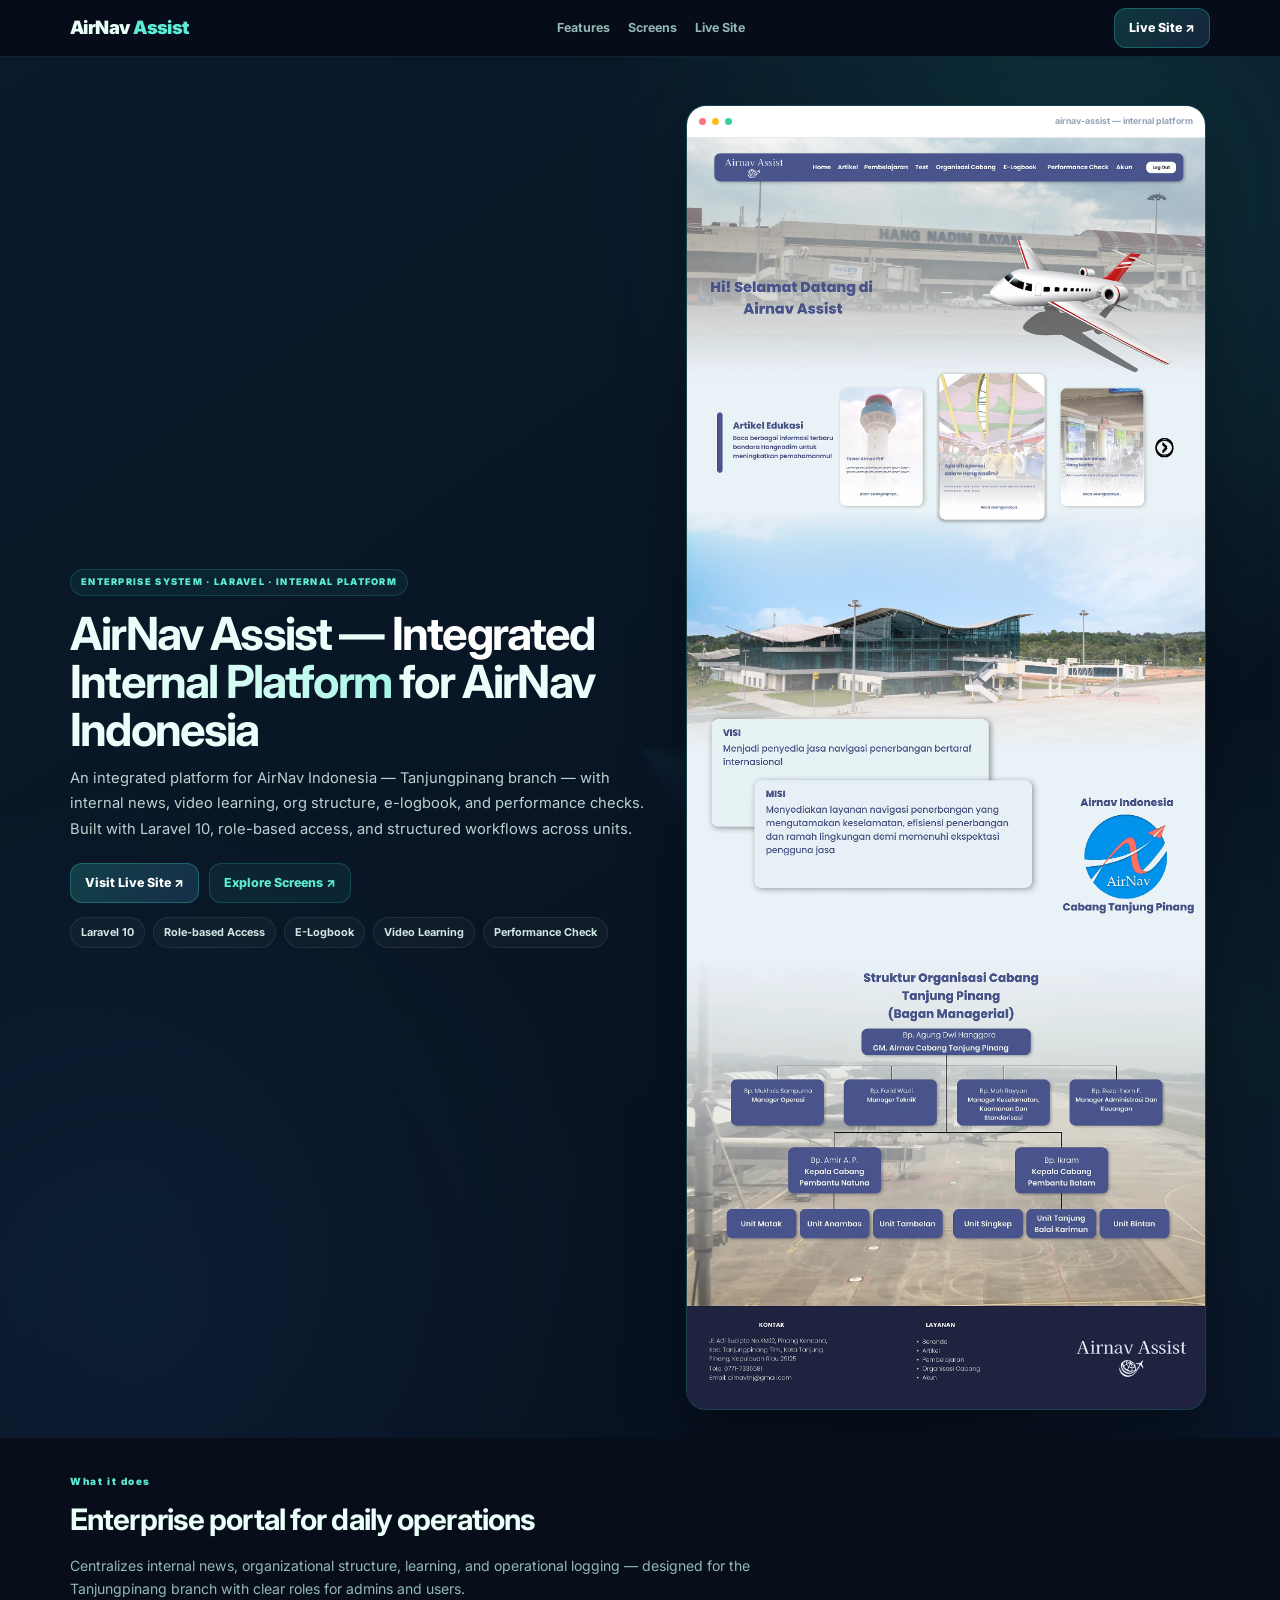
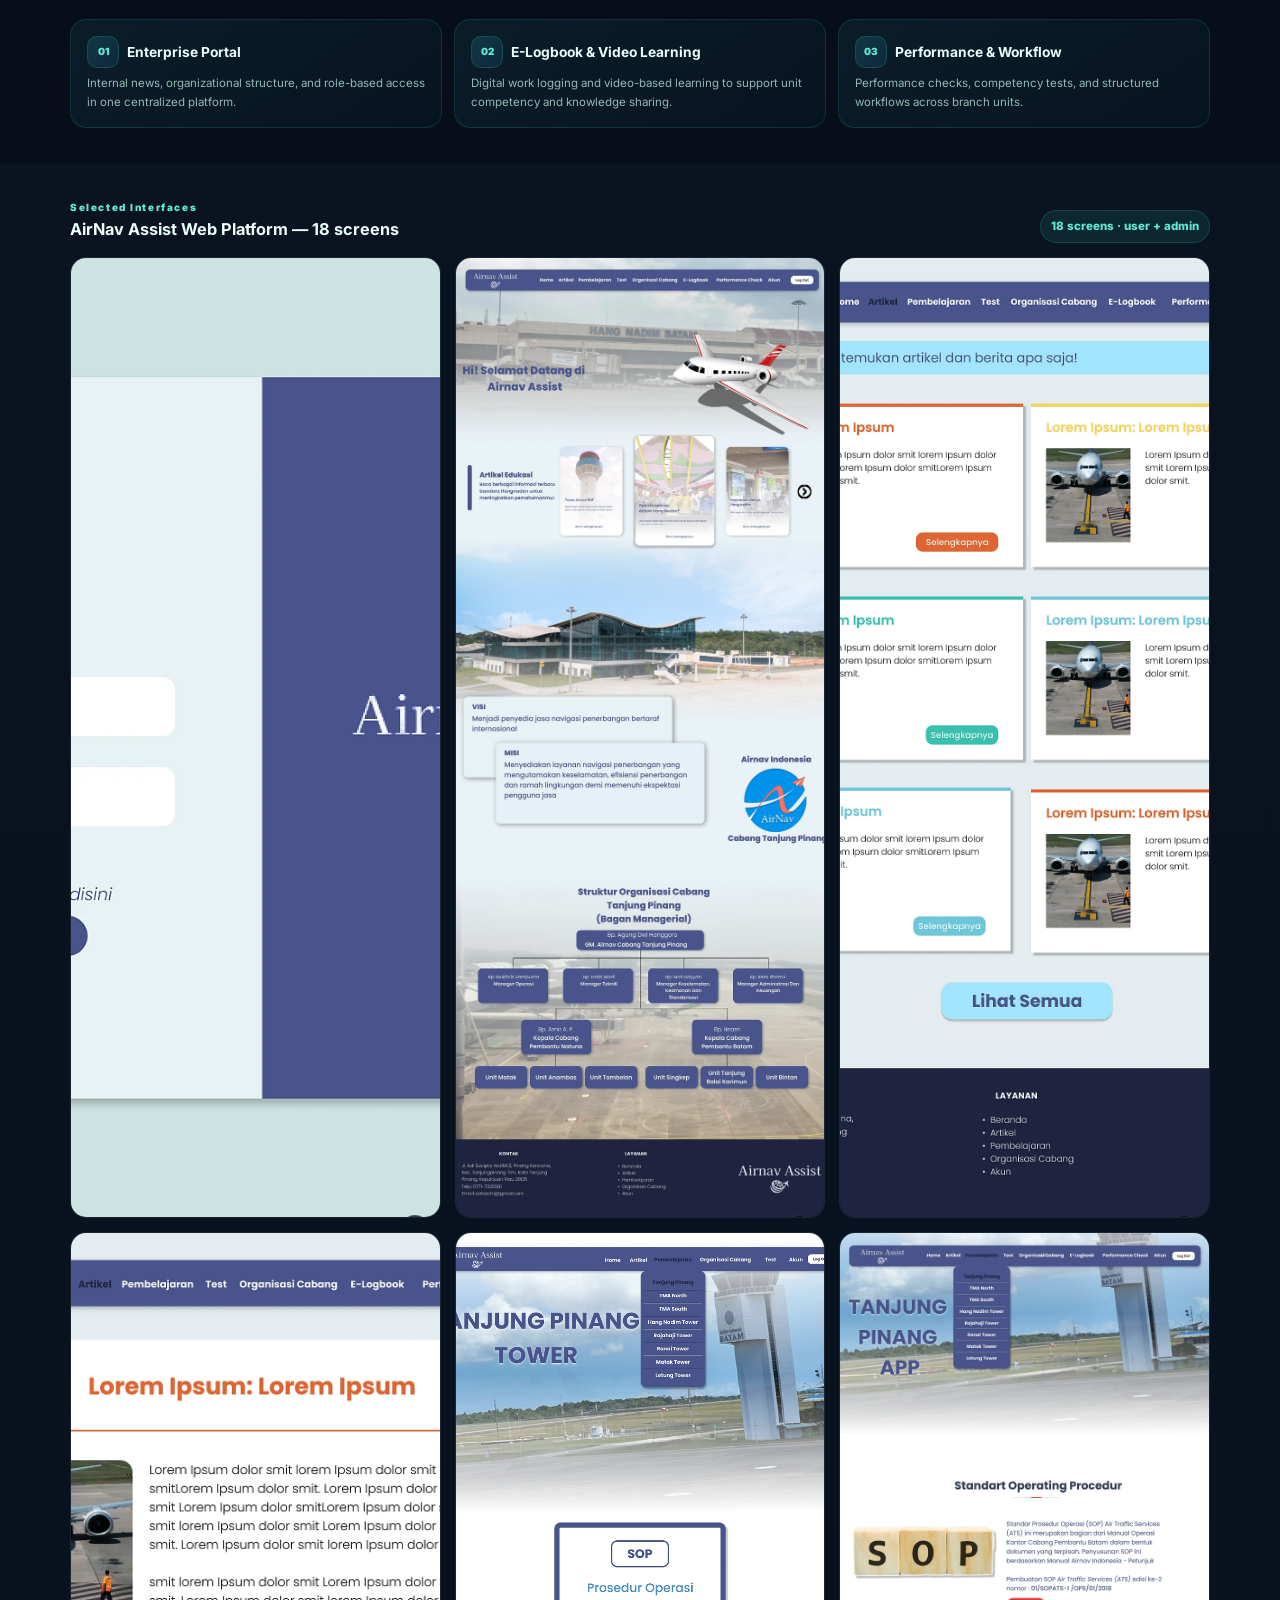
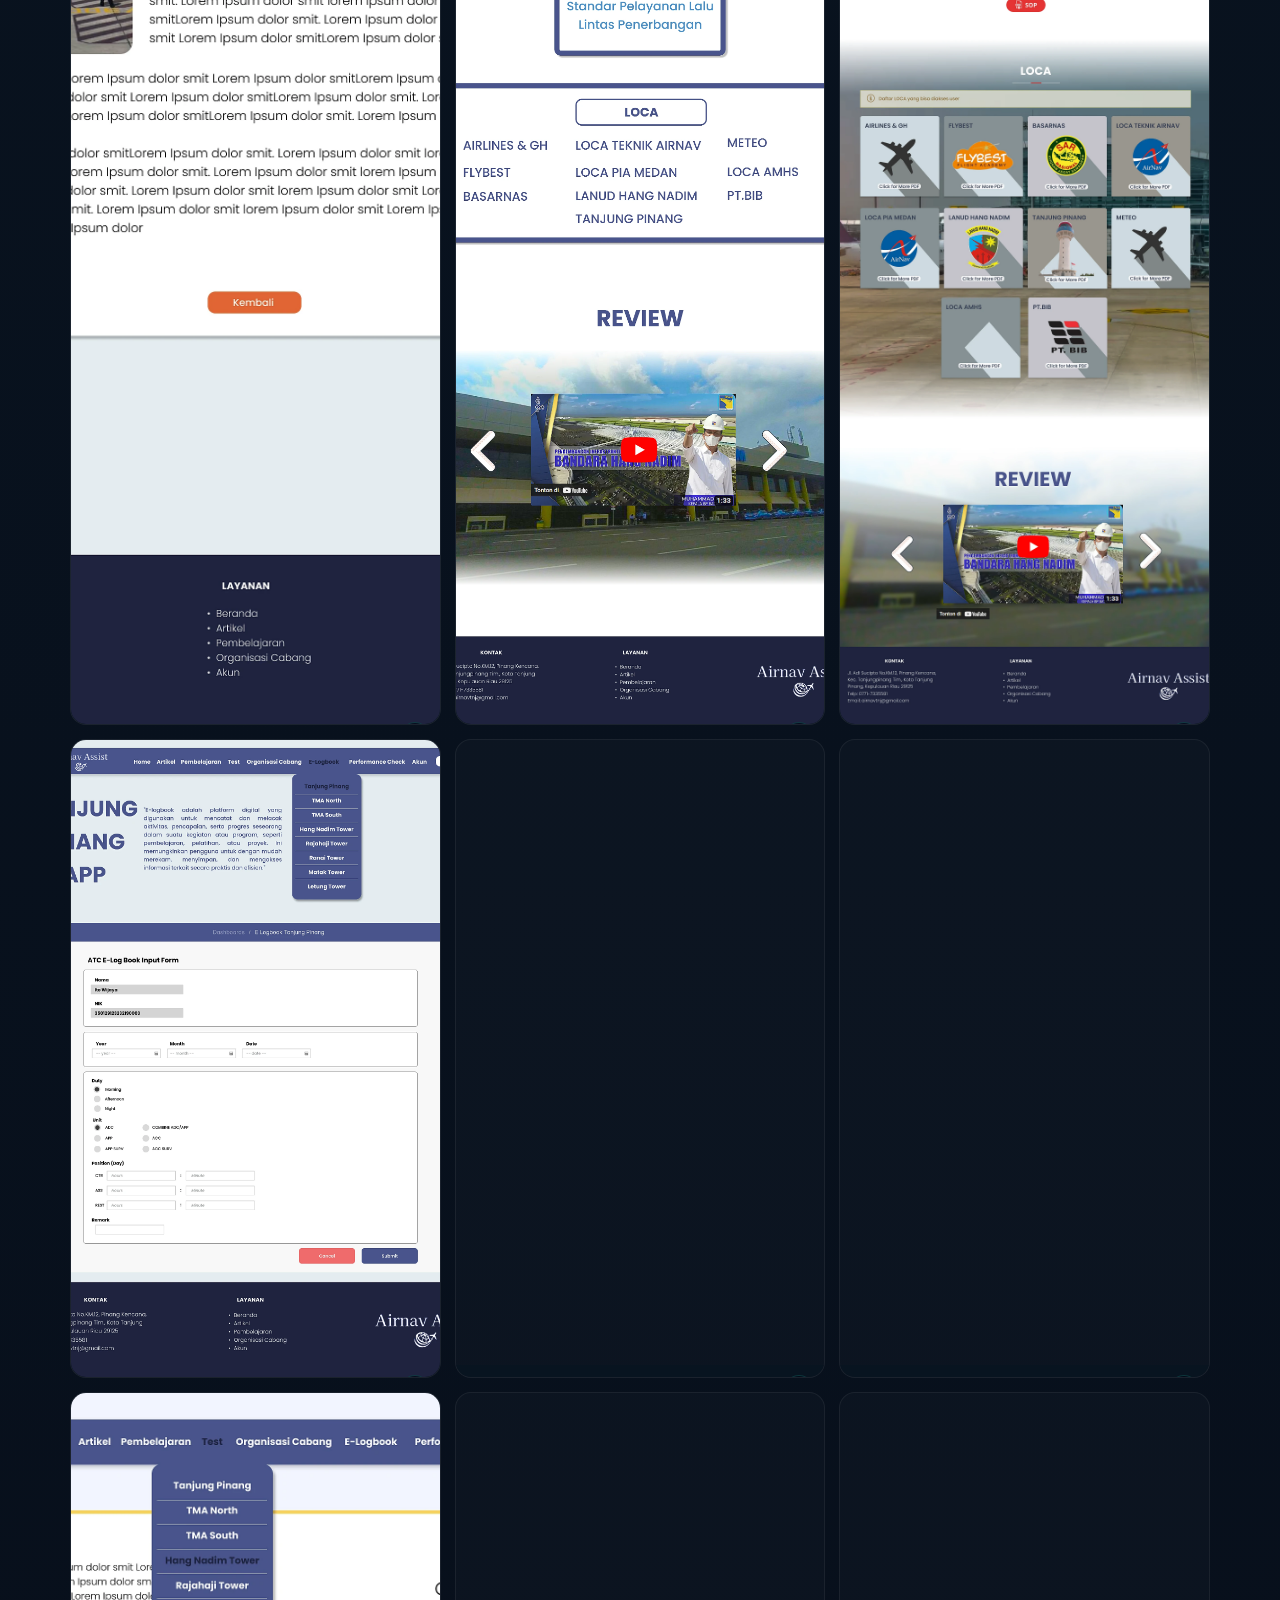
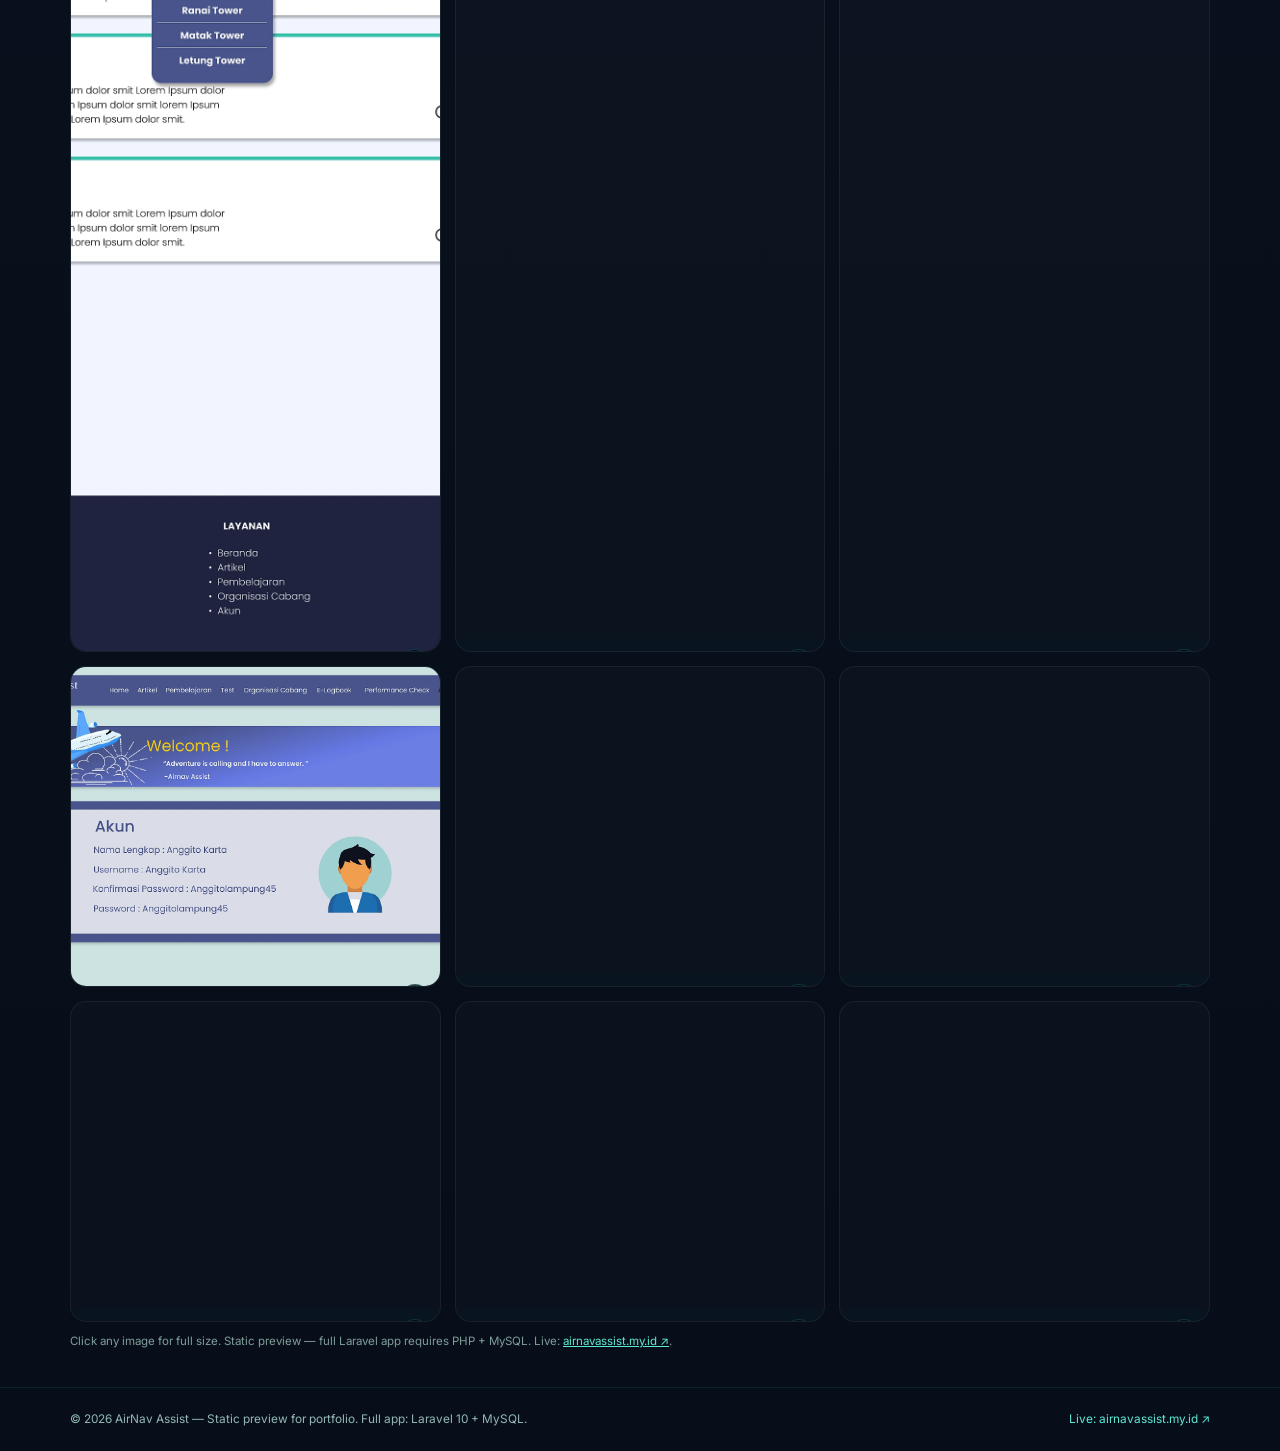
<file: airnav-preview/index.html>
<!DOCTYPE html>
<html lang="en">
<head>
<meta charset="UTF-8">
<meta name="viewport" content="width=device-width, initial-scale=1.0">
<title>AirNav Assist — Integrated Internal Platform for AirNav Indonesia</title>
<meta name="description" content="AirNav Assist — Integrated internal platform for AirNav Indonesia Tanjungpinang branch. Internal news, e-logbook, video learning, org structure & performance checks. Laravel enterprise system.">
<link rel="preconnect" href="https://fonts.googleapis.com">
<link rel="preconnect" href="https://fonts.gstatic.com" crossorigin>
<link href="https://fonts.googleapis.com/css2?family=Inter:wght@400;500;600;700;800;900&display=swap" rel="stylesheet">
<style>
*{box-sizing:border-box;margin:0;padding:0}
:root{--teal:#2dd4bf;--teal2:#5eead4;--blue:#60a5fa;--bg:#070e1a;--card:#0d1f2e;--muted:#93b8b3;--line:rgba(45,212,191,.14)}
html{scroll-behavior:smooth}
body{font-family:'Inter',system-ui,sans-serif;background:var(--bg);color:#eafff9;line-height:1.6;overflow-x:hidden}
a{color:inherit;text-decoration:none}
.container{max-width:1180px;margin:0 auto;padding:0 20px}
.nav{position:sticky;top:0;z-index:50;backdrop-filter:blur(14px);background:rgba(7,14,26,.78);border-bottom:1px solid rgba(45,212,191,.12)}
.nav-inner{display:flex;align-items:center;justify-content:space-between;gap:16px;min-height:56px}
.brand{font-weight:900;letter-spacing:-.03em;font-size:1.15rem}
.brand span{color:var(--teal2)}
.nav-links{display:flex;gap:18px;flex-wrap:wrap;font-size:.78rem;font-weight:700;color:var(--muted)}
.nav-links a:hover{color:var(--teal2)}
.btn{display:inline-flex;align-items:center;gap:8px;min-height:40px;padding:9px 14px;border-radius:12px;border:1px solid rgba(45,212,191,.22);background:rgba(45,212,191,.08);color:var(--teal2);font-size:.78rem;font-weight:800;transition:transform .2s,background .2s,border-color .2s}
.btn:hover{transform:translateY(-2px);background:rgba(45,212,191,.14);border-color:rgba(45,212,191,.35)}
.btn.primary{background:linear-gradient(135deg,rgba(45,212,191,.22),rgba(96,165,250,.16));color:#fff;border-color:rgba(45,212,191,.32)}
.hero{position:relative;overflow:hidden;padding:48px 0 28px;background:radial-gradient(circle at 85% 10%,rgba(45,212,191,.14),transparent 30%),radial-gradient(circle at 10% 90%,rgba(59,130,246,.08),transparent 30%),linear-gradient(145deg,#0a1a2a,#07101e)}
.hero::after{content:"";position:absolute;inset:-40%;background:conic-gradient(from 180deg,transparent 0 74%,rgba(45,212,191,.06) 82%,rgba(59,130,246,.05) 88%,transparent 94%);animation:spin 18s linear infinite;pointer-events:none}
.hero-grid{position:relative;z-index:1;display:grid;grid-template-columns:minmax(0,1.05fr) minmax(320px,.95fr);gap:28px;align-items:center}
.kicker{display:inline-flex;align-items:center;gap:8px;padding:5px 10px;border-radius:999px;border:1px solid rgba(45,212,191,.18);background:rgba(45,212,191,.07);font-size:.58rem;font-weight:900;letter-spacing:.14em;color:var(--teal2)}
.hero h1{margin:14px 0 12px;font-size:clamp(1.9rem,3.6vw,2.85rem);line-height:1.05;letter-spacing:-.04em}
.hero h1 em{font-style:normal;background:linear-gradient(100deg,#fff 10%,#ccfbf1 30%,#5eead4 55%,#93c5fd 78%,#fff 92%);background-size:260% 100%;-webkit-background-clip:text;background-clip:text;color:transparent;animation:shine 5.5s linear infinite}
.hero p{max-width:640px;color:#b9d4d0;font-size:.92rem;line-height:1.75}
.hero-actions{display:flex;flex-wrap:wrap;gap:10px;margin-top:20px}
.hero-badges{display:flex;flex-wrap:wrap;gap:8px;margin-top:14px}
.hero-badges span{padding:6px 10px;border-radius:999px;border:1px solid rgba(255,255,255,.08);background:rgba(255,255,255,.03);font-size:.68rem;font-weight:700;color:#cfe8e4}
.hero-visual{position:relative;min-height:360px;display:grid;place-items:center}
.hero-card{position:relative;width:min(100%,520px);border-radius:20px;overflow:hidden;border:1px solid rgba(45,212,191,.18);background:#0f2436;box-shadow:0 28px 60px rgba(0,0,0,.35)}
.hero-card img{width:100%;display:block;object-fit:cover}
.hero-card-bar{height:32px;display:flex;align-items:center;gap:6px;padding:0 12px;background:#fff;border-bottom:1px solid #e5e7eb}
.hero-card-bar i{width:7px;height:7px;border-radius:50%;background:#e5e7eb}
.hero-card-bar i:first-child{background:#fb7185}
.hero-card-bar i:nth-child(2){background:#fbbf24}
.hero-card-bar i:nth-child(3){background:#34d399}
.hero-card-bar em{margin-left:auto;font-style:normal;font-size:.55rem;font-weight:700;color:#94a3b8}
.section{padding:36px 0}
.section-alt{background:linear-gradient(180deg,rgba(13,31,44,.35),transparent)}
.eyebrow{font-size:.62rem;font-weight:900;letter-spacing:.16em;color:var(--teal2)}
.section h2{margin:6px 0 10px;font-size:clamp(1.35rem,2.4vw,1.85rem);letter-spacing:-.03em}
.section-copy{max-width:720px;color:var(--muted);font-size:.88rem;line-height:1.7}
.features{display:grid;grid-template-columns:repeat(3,minmax(0,1fr));gap:12px;margin-top:18px}
.feat{padding:16px;border-radius:16px;border:1px solid var(--line);background:linear-gradient(145deg,rgba(16,42,56,.55),rgba(8,26,40,.45))}
.feat b{display:flex;align-items:center;gap:8px;font-size:.86rem}
.feat i{display:grid;place-items:center;width:32px;height:32px;border-radius:10px;background:linear-gradient(135deg,rgba(45,212,191,.16),rgba(59,130,246,.12));border:1px solid rgba(45,212,191,.18);color:var(--teal2);font-style:normal;font-size:.62rem;font-weight:900}
.feat small{display:block;margin-top:6px;color:var(--muted);font-size:.72rem;line-height:1.6}
.screens-head{display:flex;align-items:end;justify-content:space-between;gap:16px;flex-wrap:wrap;margin-bottom:14px}
.screens-head strong{font-size:1.02rem}
.screens-head span{padding:6px 10px;border-radius:999px;background:rgba(45,212,191,.1);border:1px solid rgba(45,212,191,.18);color:var(--teal2);font-size:.72rem;font-weight:800}
.grid{display:grid;grid-template-columns:repeat(3,minmax(0,1fr));gap:14px}
.shot{border:1px solid rgba(255,255,255,.06);border-radius:16px;overflow:hidden;background:rgba(255,255,255,.02);cursor:zoom-in;transition:transform .25s,border-color .25s,box-shadow .25s}
.shot:hover{transform:translateY(-4px);border-color:rgba(45,212,191,.28);box-shadow:0 18px 36px rgba(2,8,23,.28)}
.shot-media{position:relative;height:220px;overflow:hidden;background:#081420}
.shot-media img{width:100%;height:100%;object-fit:cover;object-position:top center;transition:transform .45s}
.shot:hover .shot-media img{transform:scale(1.03)}
.shot-media::after{content:'↗';position:absolute;right:10px;top:10px;display:grid;place-items:center;width:28px;height:28px;border-radius:50%;background:rgba(2,8,23,.78);border:1px solid rgba(45,212,191,.22);color:var(--teal2);font-size:.85rem;font-weight:800}
.shot-copy{padding:12px 13px 14px}
.shot-copy b{font-size:.86rem;color:#eafff9}
.shot-copy small{display:block;margin-top:4px;color:var(--muted);font-size:.72rem;line-height:1.5}
.note{margin-top:10px;color:#7f9d98;font-size:.72rem}
.lightbox{position:fixed;inset:0;z-index:9999;display:grid;place-items:center;padding:24px;background:rgba(2,6,23,.88);backdrop-filter:blur(12px);opacity:0;visibility:hidden;transition:opacity .2s,visibility .2s}
.lightbox.is-open{opacity:1;visibility:visible}
.lightbox img{max-width:min(1180px,94vw);max-height:88vh;border-radius:14px;background:#fff;box-shadow:0 28px 80px rgba(0,0,0,.45)}
.lightbox-close{position:fixed;right:20px;top:18px;width:44px;height:44px;border-radius:50%;border:1px solid rgba(255,255,255,.2);background:rgba(255,255,255,.1);color:#fff;font-size:1.6rem;cursor:pointer}
.footer{padding:22px 0;border-top:1px solid rgba(45,212,191,.1);color:var(--muted);font-size:.74rem}
.footer-inner{display:flex;justify-content:space-between;gap:12px;flex-wrap:wrap}
@keyframes spin{to{transform:rotate(360deg)}}
@keyframes shine{0%{background-position:0% 50%}100%{background-position:260% 50%}}
@media(max-width:900px){.hero-grid{grid-template-columns:1fr}.features{grid-template-columns:1fr}.grid{grid-template-columns:repeat(2,minmax(0,1fr))}.shot-media{height:200px}}
@media(max-width:560px){.grid{grid-template-columns:1fr}.shot-media{height:220px}}
</style>
</head>
<body>
<header class="nav">
  <div class="container nav-inner">
    <a class="brand" href="#">AirNav <span>Assist</span></a>
    <nav class="nav-links">
      <a href="#features">Features</a>
      <a href="#screens">Screens</a>
      <a href="http://airnavassist.my.id/" target="_blank" rel="noreferrer">Live Site</a>
    </nav>
    <a class="btn primary" href="http://airnavassist.my.id/" target="_blank" rel="noreferrer">Live Site ↗</a>
  </div>
</header>

<section class="hero">
  <div class="container hero-grid">
    <div>
      <div class="kicker">ENTERPRISE SYSTEM · LARAVEL · INTERNAL PLATFORM</div>
      <h1>AirNav Assist — <em>Integrated Internal Platform</em> for AirNav Indonesia</h1>
      <p>An integrated platform for AirNav Indonesia — Tanjungpinang branch — with internal news, video learning, org structure, e-logbook, and performance checks. Built with Laravel 10, role-based access, and structured workflows across units.</p>
      <div class="hero-actions">
        <a class="btn primary" href="http://airnavassist.my.id/" target="_blank" rel="noreferrer">Visit Live Site ↗</a>
        <a class="btn" href="#screens">Explore Screens ↗</a>
      </div>
      <div class="hero-badges">
        <span>Laravel 10</span><span>Role-based Access</span><span>E-Logbook</span><span>Video Learning</span><span>Performance Check</span>
      </div>
    </div>
    <div class="hero-visual">
      <div class="hero-card">
        <div class="hero-card-bar"><i></i><i></i><i></i><em>airnav-assist — internal platform</em></div>
        <img src="../assets/airnav/airnav-beranda.webp" alt="AirNav Assist home screen" loading="eager" decoding="async">
      </div>
    </div>
  </div>
</section>

<section id="features" class="section">
  <div class="container">
    <div class="eyebrow">What it does</div>
    <h2>Enterprise portal for daily operations</h2>
    <p class="section-copy">Centralizes internal news, organizational structure, learning, and operational logging — designed for the Tanjungpinang branch with clear roles for admins and users.</p>
    <div class="features">
      <div class="feat"><b><i>01</i> Enterprise Portal</b><small>Internal news, organizational structure, and role-based access in one centralized platform.</small></div>
      <div class="feat"><b><i>02</i> E-Logbook & Video Learning</b><small>Digital work logging and video-based learning to support unit competency and knowledge sharing.</small></div>
      <div class="feat"><b><i>03</i> Performance & Workflow</b><small>Performance checks, competency tests, and structured workflows across branch units.</small></div>
    </div>
  </div>
</section>

<section id="screens" class="section section-alt">
  <div class="container">
    <div class="screens-head">
      <div>
        <div class="eyebrow">Selected Interfaces</div>
        <strong>AirNav Assist Web Platform — 18 screens</strong>
      </div>
      <span>18 screens · user + admin</span>
    </div>
    <div class="grid" id="grid"></div>
    <div class="note">Click any image for full size. Static preview — full Laravel app requires PHP + MySQL. Live: <a href="http://airnavassist.my.id/" target="_blank" rel="noreferrer" style="color:var(--teal2);text-decoration:underline">airnavassist.my.id ↗</a>.</div>
  </div>
</section>

<footer class="footer">
  <div class="container footer-inner">
    <span>© 2026 AirNav Assist — Static preview for portfolio. Full app: Laravel 10 + MySQL.</span>
    <span><a href="http://airnavassist.my.id/" target="_blank" rel="noreferrer" style="color:var(--teal2)">Live: airnavassist.my.id ↗</a></span>
  </div>
</footer>

<div class="lightbox" id="lightbox" role="dialog" aria-modal="true" aria-label="Screenshot preview">
  <button class="lightbox-close" type="button" aria-label="Close preview">×</button>
  <img alt="AirNav Assist screenshot preview">
</div>

<script>
const screens=[
  {src:'../assets/airnav/airnav-login.webp', title:'Login & Authentication', desc:'Entry point to the internal platform.'},
  {src:'../assets/airnav/airnav-beranda.webp', title:'Home', desc:'Main user dashboard with activity summary.'},
  {src:'../assets/airnav/airnav-artikel.webp', title:'Articles', desc:'Internal knowledge article list.'},
  {src:'../assets/airnav/airnav-artikel-2.webp', title:'Article Detail', desc:'Article detail page for full reading.'},
  {src:'../assets/airnav/airnav-pembelajaran.webp', title:'Learning', desc:'Video learning and course modules.'},
  {src:'../assets/airnav/airnav-pembelajaran-fix.webp', title:'Learning — Updated', desc:'Improved learning module view.'},
  {src:'../assets/airnav/airnav-elogbook.webp', title:'E-Logbook', desc:'Daily electronic work logging.'},
  {src:'../assets/airnav/airnav-elogbook-2.webp', title:'E-Logbook Detail', desc:'Entry details and logbook history.'},
  {src:'../assets/airnav/airnav-test-list.webp', title:'Test List', desc:'Competency test and evaluation list.'},
  {src:'../assets/airnav/airnav-test-list-2.webp', title:'Test List Variant', desc:'Variant of the test list view.'},
  {src:'../assets/airnav/airnav-test-content.webp', title:'Test Content', desc:'Question content and test materials.'},
  {src:'../assets/airnav/airnav-test-hasil.webp', title:'Test Results', desc:'Results, scores, and evaluation.'},
  {src:'../assets/airnav/airnav-akun.webp', title:'Account', desc:'Profile management and account settings.'},
  {src:'../assets/airnav/airnav-admin-artikel.webp', title:'Admin: Articles', desc:'Manage and publish articles.'},
  {src:'../assets/airnav/airnav-admin-pembelajaran.webp', title:'Admin: Learning', desc:'Manage learning modules.'},
  {src:'../assets/airnav/airnav-admin-elogbook.webp', title:'Admin: E-Logbook', desc:'Manage and verify e-logbook.'},
  {src:'../assets/airnav/airnav-admin-pengguna.webp', title:'Admin: Users', desc:'Manage user data and roles.'},
  {src:'../assets/airnav/airnav-admin-test.webp', title:'Admin: Tests', desc:'Manage question bank and tests.'},
];
const v='20260828-airnav-preview-v1';
const grid=document.getElementById('grid');
grid.innerHTML=screens.map(s=>`
  <button class="shot" type="button" data-full="${s.src}" aria-label="Open ${s.title}">
    <span class="shot-media"><img src="${s.src}?v=${v}" alt="${s.title}" loading="lazy" decoding="async"></span>
    <span class="shot-copy"><b>${s.title}</b><small>${s.desc}</small></span>
  </button>
`).join('');
const lb=document.getElementById('lightbox');
const lbImg=lb.querySelector('img');
const close=()=>{lb.classList.remove('is-open');document.body.style.overflow='';};
lb.querySelector('.lightbox-close').addEventListener('click',close);
lb.addEventListener('click',e=>{if(e.target===lb) close();});
document.addEventListener('keydown',e=>{if(e.key==='Escape'&&lb.classList.contains('is-open')) close();});
grid.querySelectorAll('.shot').forEach(btn=>{
  btn.addEventListener('click',()=>{
    lbImg.src=btn.dataset.full+'?v='+v;
    lbImg.alt=btn.querySelector('img')?.alt||'AirNav Assist screenshot';
    lb.classList.add('is-open');
    document.body.style.overflow='hidden';
  });
});
grid.querySelectorAll('img').forEach(img=>{
  img.addEventListener('error',()=>{
    const s=img.getAttribute('src')||'';
    if(s.startsWith('../assets/')){
      img.src='https://raw.githubusercontent.com/Anggito09/portfolio-anggito/main/'+s.slice(3).split('?')[0]+'?v='+v;
    }
  },{once:true});
});
</script>
</body>
</html>
</file>
